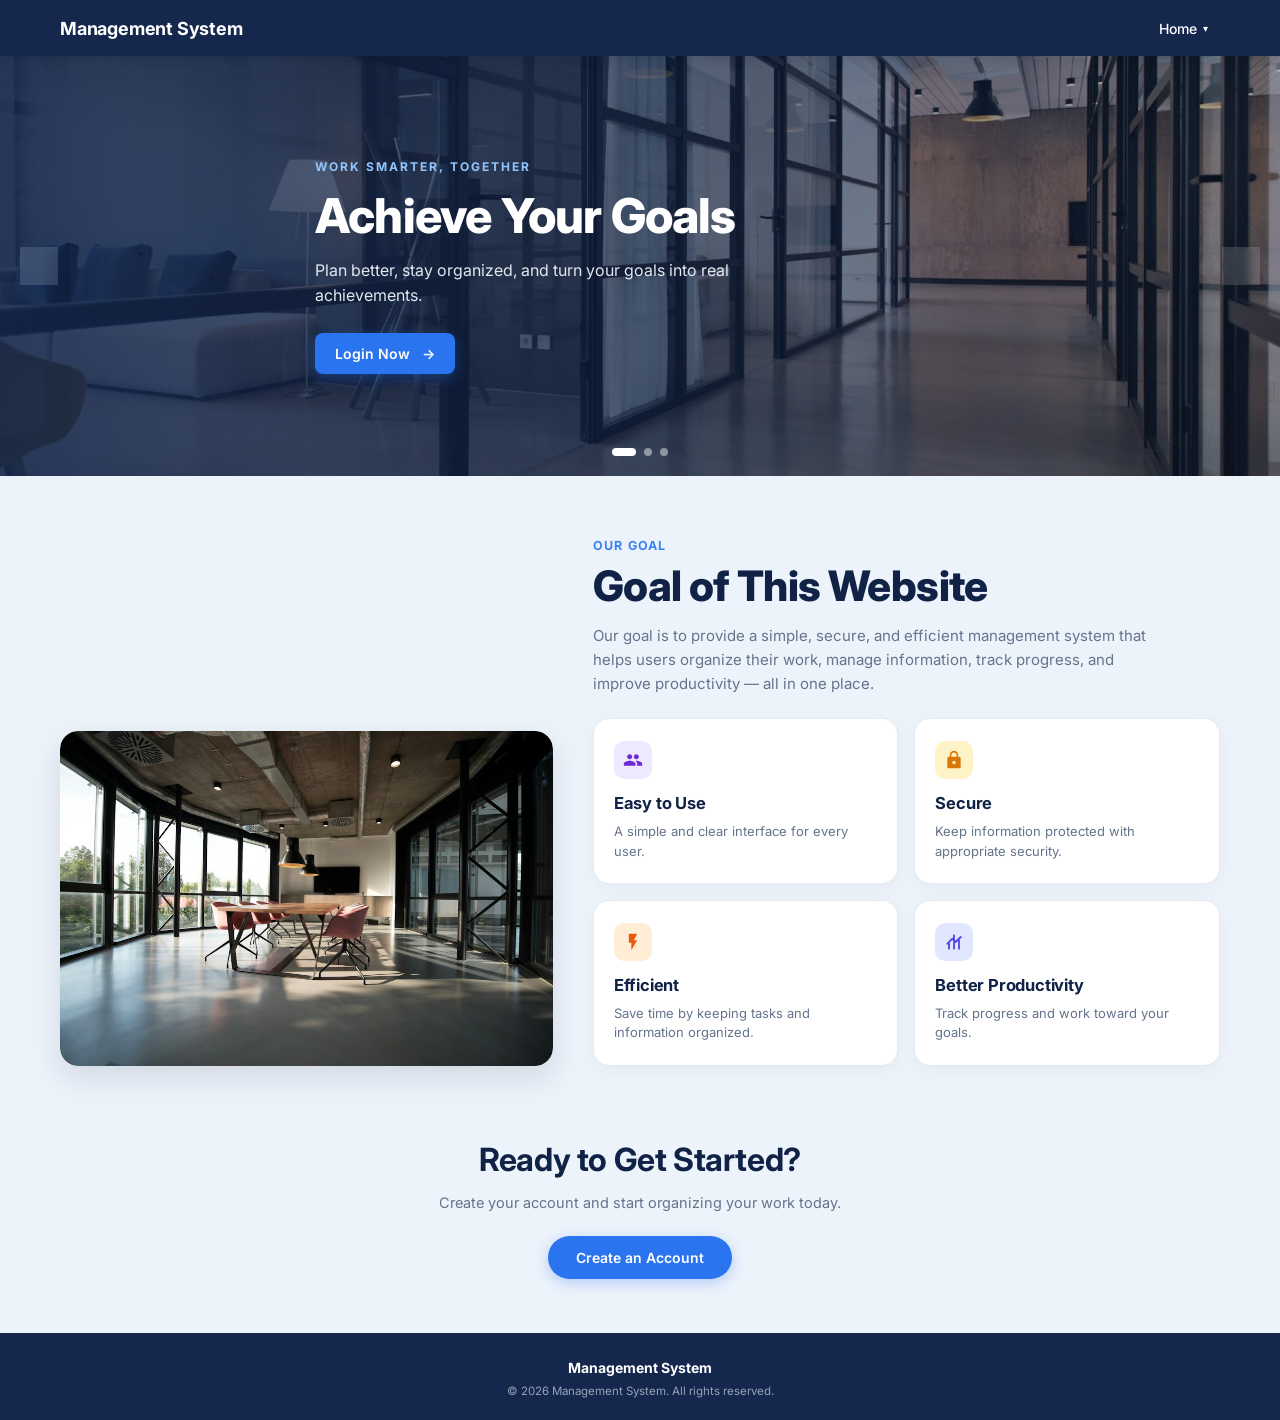
<file: index.html>
<!DOCTYPE html>
<html lang="en">
<head>
  <meta charset="UTF-8">
  <meta name="viewport" content="width=device-width, initial-scale=1.0">
  <title>Management System | Home</title>
  <link rel="preconnect" href="https://fonts.googleapis.com">
  <link rel="preconnect" href="https://fonts.gstatic.com" crossorigin>
  <link href="https://fonts.googleapis.com/css2?family=Inter:wght@400;500;600;700;800&display=swap" rel="stylesheet">
  <link rel="stylesheet" href="css/style.css">
  <script src="js/script.js" defer></script>
</head>
<body>
  <!-- Header / Navigation -->
  <header class="site-header">
    <div class="navbar container">
      <a class="brand" href="index.html">Management System</a>
      <div class="nav-right">
        <div class="nav-dropdown" id="navDropdown">
          <button class="nav-dropdown-btn" id="navDropdownBtn" type="button" aria-haspopup="true" aria-expanded="false">
            Home <span class="arrow">▾</span>
          </button>
          <div class="dropdown-menu" id="dropdownMenu">
            <a class="dropdown-item" href="login.html">Login</a>
            <a class="dropdown-item" href="login.html#signup">Sign Up</a>
            <a class="dropdown-item" href="#goal">Help</a>
          </div>
        </div>
      </div>
    </div>
  </header>

  <main>
    <!-- Hero Slider -->
    <section class="hero" id="hero" aria-label="Featured slides">
      <div class="hero-slides">
        <article class="hero-slide active" style="background-image: url('images/hero1.jpg');">
          <div class="hero-overlay"></div>
          <div class="hero-content container">
            <p class="hero-eyebrow">WORK SMARTER, TOGETHER</p>
            <h1>Achieve Your Goals</h1>
            <p>Plan better, stay organized, and turn your goals into real achievements.</p>
            <a class="hero-btn" href="login.html">Login Now <span>→</span></a>
          </div>
        </article>
        <article class="hero-slide" style="background-image: url('images/hero2.jpg');">
          <div class="hero-overlay"></div>
          <div class="hero-content container">
            <p class="hero-eyebrow">ONE TEAM, ONE VISION</p>
            <h1>Better Team Collaboration</h1>
            <p>Bring people and projects together with a simple, shared workspace.</p>
            <a class="hero-btn" href="login.html">Join Us <span>→</span></a>
          </div>
        </article>
        <article class="hero-slide" style="background-image: url('images/hero3.jpg');">
          <div class="hero-overlay"></div>
          <div class="hero-content container">
            <p class="hero-eyebrow">LESS COMPLEXITY, MORE PROGRESS</p>
            <h1>Management Made Simple</h1>
            <p>Keep your work clear, track progress, and focus on what matters most.</p>
            <a class="hero-btn" href="courses.html">Get Started <span>→</span></a>
          </div>
        </article>
      </div>
      <button class="hero-arrow hero-prev" id="heroPrev" aria-label="Previous slide">‹</button>
      <button class="hero-arrow hero-next" id="heroNext" aria-label="Next slide">›</button>
      <div class="hero-dots" id="heroDots" aria-label="Choose slide">
        <button class="hero-dot active" aria-label="Slide 1"></button>
        <button class="hero-dot" aria-label="Slide 2"></button>
        <button class="hero-dot" aria-label="Slide 3"></button>
      </div>
    </section>

    <!-- Goal Section (Target of Screenshot) -->
    <section class="goal-section" id="goal">
      <div class="container goal-container">
        <!-- Left Side: Office photo -->
        <div class="goal-left">
          <div class="goal-photo-card">
            <img src="images/office.jpg" alt="Goal of This Website - Office Workspace" class="goal-image" onerror="this.src='https://images.unsplash.com/photo-1497366811353-6870744d04b2?auto=format&fit=crop&w=1000&q=85'">
          </div>
        </div>

        <!-- Right Side: Goal Information and 2x2 Feature Cards -->
        <div class="goal-right">
          <div class="goal-header">
            <span class="goal-badge">OUR GOAL</span>
            <h2 class="goal-title">Goal of This Website</h2>
            <p class="goal-description">
              Our goal is to provide a simple, secure, and efficient management system that helps users organize their work, manage information, track progress, and improve productivity — all in one place.
            </p>
          </div>

          <div class="feature-grid">
            <!-- Card 1: Easy to Use -->
            <article class="feature-card">
              <div class="feature-icon-wrapper icon-purple">
                <svg width="20" height="20" viewBox="0 0 24 24" fill="currentColor">
                  <path d="M16 11c1.66 0 2.99-1.34 2.99-3S17.66 5 16 5c-1.66 0-3 1.34-3 3s1.34 3 3 3zm-8 0c1.66 0 2.99-1.34 2.99-3S9.66 5 8 5C6.34 5 5 6.34 5 8s1.34 3 3 3zm0 2c-2.33 0-7 1.17-7 3.5V19h14v-2.5c0-2.33-4.67-3.5-7-3.5zm8 0c-.29 0-.62.02-.97.05 1.16.84 1.97 1.97 1.97 3.45V19h6v-2.5c0-2.33-4.67-3.5-7-3.5z"/>
                </svg>
              </div>
              <h3 class="feature-card-title">Easy to Use</h3>
              <p class="feature-card-desc">A simple and clear interface for every user.</p>
            </article>

            <!-- Card 2: Secure -->
            <article class="feature-card">
              <div class="feature-icon-wrapper icon-amber">
                <svg width="20" height="20" viewBox="0 0 24 24" fill="currentColor">
                  <path d="M18 8h-1V6c0-2.76-2.24-5-5-5S7 3.24 7 6v2H6c-1.1 0-2 .9-2 2v10c0 1.1.9 2 2 2h12c1.1 0 2-.9 2-2V10c0-1.1-.9-2-2-2zm-6 9c-1.1 0-2-.9-2-2s.9-2 2-2 2 .9 2 2-.9 2-2 2zm3.1-9H8.9V6c0-1.71 1.39-3.1 3.1-3.1 1.71 0 3.1 1.39 3.1 3.1v2z"/>
                </svg>
              </div>
              <h3 class="feature-card-title">Secure</h3>
              <p class="feature-card-desc">Keep information protected with appropriate security.</p>
            </article>

            <!-- Card 3: Efficient -->
            <article class="feature-card">
              <div class="feature-icon-wrapper icon-orange">
                <svg width="20" height="20" viewBox="0 0 24 24" fill="currentColor">
                  <path d="M7 2v11h3v9l7-12h-4l4-8z"/>
                </svg>
              </div>
              <h3 class="feature-card-title">Efficient</h3>
              <p class="feature-card-desc">Save time by keeping tasks and information organized.</p>
            </article>

            <!-- Card 4: Better Productivity -->
            <article class="feature-card">
              <div class="feature-icon-wrapper icon-indigo">
                <svg width="20" height="20" viewBox="0 0 24 24" fill="none" stroke="currentColor" stroke-width="2.2" stroke-linecap="round" stroke-linejoin="round">
                  <line x1="18" y1="20" x2="18" y2="10"></line>
                  <line x1="12" y1="20" x2="12" y2="4"></line>
                  <line x1="6" y1="20" x2="6" y2="14"></line>
                  <path d="m4 14 6-6 4 4 6-6"></path>
                </svg>
              </div>
              <h3 class="feature-card-title">Better Productivity</h3>
              <p class="feature-card-desc">Track progress and work toward your goals.</p>
            </article>
          </div>
        </div>
      </div>
    </section>

    <!-- Call To Action (CTA) Section -->
    <section class="cta-section">
      <div class="container cta-container">
        <h2 class="cta-title">Ready to Get Started?</h2>
        <p class="cta-subtitle">Create your account and start organizing your work today.</p>
        <a class="cta-btn" href="login.html">Create an Account</a>
      </div>
    </section>
  </main>

  <!-- Site Footer -->
  <footer class="site-footer">
    <div class="container footer-content">
      <div class="footer-brand">Management System</div>
      <p>© 2026 Management System. All rights reserved.</p>
    </div>
  </footer>
</body>
</html>
</file>
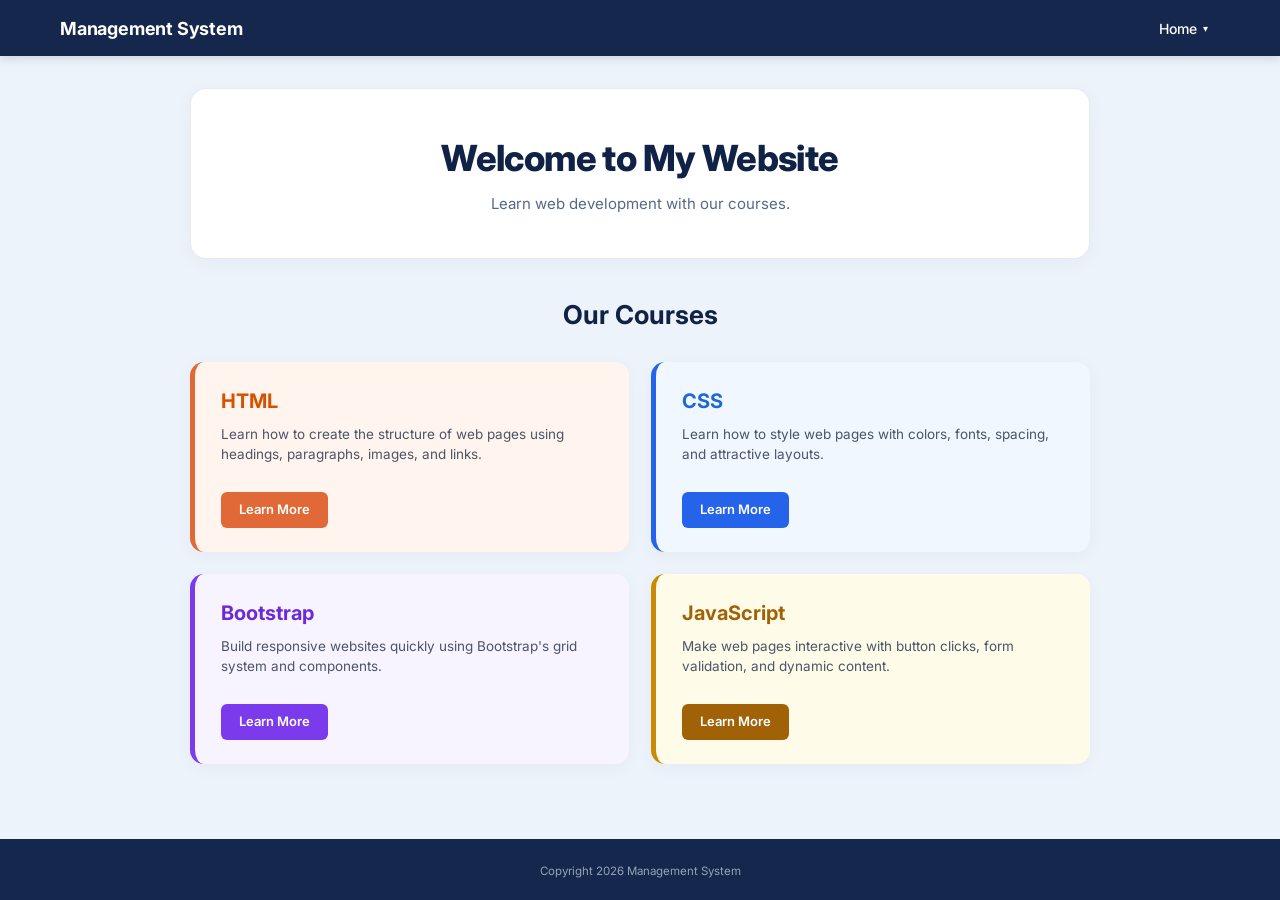
<file: courses.html>
<!DOCTYPE html>
<html lang="en">
<head>
  <meta charset="UTF-8">
  <meta name="viewport" content="width=device-width, initial-scale=1.0">
  <title>Our Courses | Management System</title>
  <link rel="preconnect" href="https://fonts.googleapis.com">
  <link rel="preconnect" href="https://fonts.gstatic.com" crossorigin>
  <link href="https://fonts.googleapis.com/css2?family=Inter:wght@400;500;600;700;800&display=swap" rel="stylesheet">
  <link rel="stylesheet" href="css/style.css">
  <script src="js/script.js" defer></script>
</head>
<body class="courses-page">
  <!-- Header / Navigation -->
  <header class="site-header">
    <div class="navbar container">
      <a class="brand" href="index.html">Management System</a>
      <div class="nav-right">
        <div class="nav-dropdown" id="navDropdown">
          <button class="nav-dropdown-btn" id="navDropdownBtn" type="button" aria-haspopup="true" aria-expanded="false">
            Home <span class="arrow">▾</span>
          </button>
          <div class="dropdown-menu" id="dropdownMenu">
            <a class="dropdown-item" href="login.html">Login</a>
            <a class="dropdown-item" href="login.html#signup">Sign Up</a>
            <a class="dropdown-item" href="index.html#goal">Help</a>
          </div>
        </div>
      </div>
    </div>
  </header>

  <main class="courses-main">
    <div class="container">
      <!-- Welcome Banner Card -->
      <section class="courses-banner-card">
        <h1>Welcome to My Website</h1>
        <p>Learn web development with our courses.</p>
      </section>

      <!-- Our Courses Section -->
      <section>
        <h2 class="our-courses-title">Our Courses</h2>

        <div class="courses-2x2-grid">
          <!-- Course 1: HTML -->
          <article class="course-card-custom course-card-html">
            <div>
              <h3>HTML</h3>
              <p>Learn how to create the structure of web pages using headings, paragraphs, images, and links.</p>
            </div>
            <button class="btn-learn-more" data-course="HTML" type="button">Learn More</button>
          </article>

          <!-- Course 2: CSS -->
          <article class="course-card-custom course-card-css">
            <div>
              <h3>CSS</h3>
              <p>Learn how to style web pages with colors, fonts, spacing, and attractive layouts.</p>
            </div>
            <button class="btn-learn-more" data-course="CSS" type="button">Learn More</button>
          </article>

          <!-- Course 3: Bootstrap -->
          <article class="course-card-custom course-card-bootstrap">
            <div>
              <h3>Bootstrap</h3>
              <p>Build responsive websites quickly using Bootstrap's grid system and components.</p>
            </div>
            <button class="btn-learn-more" data-course="Bootstrap" type="button">Learn More</button>
          </article>

          <!-- Course 4: JavaScript -->
          <article class="course-card-custom course-card-js">
            <div>
              <h3>JavaScript</h3>
              <p>Make web pages interactive with button clicks, form validation, and dynamic content.</p>
            </div>
            <button class="btn-learn-more" data-course="JavaScript" type="button">Learn More</button>
          </article>
        </div>
      </section>
    </div>
  </main>

  <!-- Site Footer -->
  <footer class="site-footer">
    <div class="container">
      <p>Copyright 2026 Management System</p>
    </div>
  </footer>

  <!-- Course Details Modal -->
  <div class="modal-backdrop" id="course-modal" aria-hidden="true">
    <section class="course-modal" role="dialog" aria-modal="true" aria-labelledby="modal-title">
      <button class="modal-close" id="modal-x" type="button" aria-label="Close dialog">×</button>
      <div class="modal-icon" id="modal-icon">&lt;/&gt;</div>
      <p class="eyebrow">COURSE DETAILS</p>
      <h2 id="modal-title">Course Details</h2>
      <p id="modal-description"></p>
      <button class="modal-close-button" id="modal-close" type="button">Close</button>
    </section>
  </div>
</body>
</html>
</file>
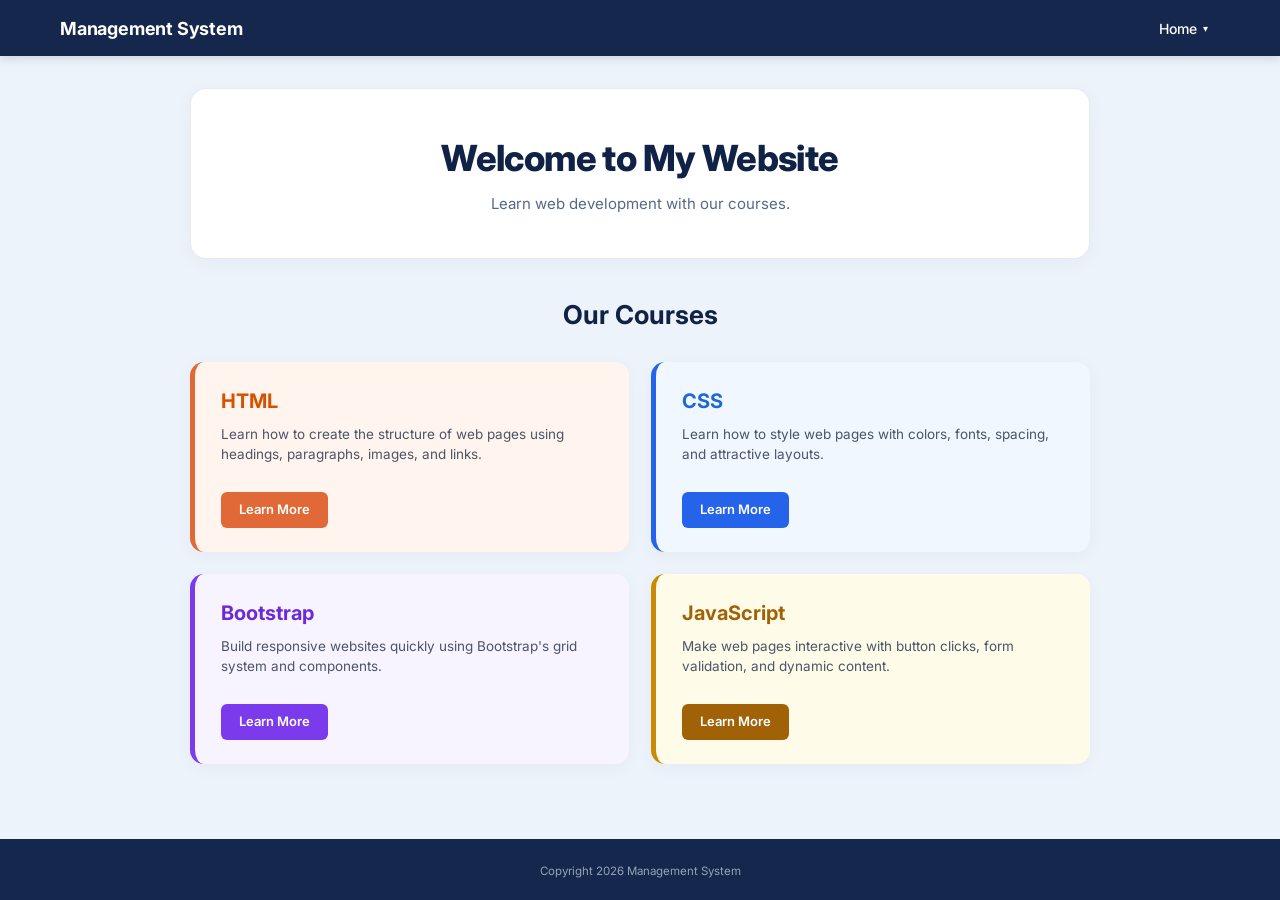
<file: home.html>
<!DOCTYPE html>
<html lang="en">
<head>
  <meta charset="UTF-8">
  <meta name="viewport" content="width=device-width, initial-scale=1.0">
  <title>Management System | Home Courses</title>
  <link rel="preconnect" href="https://fonts.googleapis.com">
  <link rel="preconnect" href="https://fonts.gstatic.com" crossorigin>
  <link href="https://fonts.googleapis.com/css2?family=Inter:wght@400;500;600;700;800&display=swap" rel="stylesheet">
  <link rel="stylesheet" href="css/style.css">
  <script src="js/script.js" defer></script>
</head>
<body class="courses-page">
  <!-- Header / Navigation -->
  <header class="site-header">
    <div class="navbar container">
      <a class="brand" href="index.html">Management System</a>
      <div class="nav-right">
        <div class="nav-dropdown" id="navDropdown">
          <button class="nav-dropdown-btn" id="navDropdownBtn" type="button" aria-haspopup="true" aria-expanded="false">
            Home <span class="arrow">▾</span>
          </button>
          <div class="dropdown-menu" id="dropdownMenu">
            <a class="dropdown-item" href="login.html">Login</a>
            <a class="dropdown-item" href="login.html#signup">Sign Up</a>
            <a class="dropdown-item" href="index.html#goal">Help</a>
          </div>
        </div>
      </div>
    </div>
  </header>

  <main class="courses-main">
    <div class="container">
      <!-- Welcome Banner Card -->
      <section class="courses-banner-card">
        <h1>Welcome to My Website</h1>
        <p>Learn web development with our courses.</p>
      </section>

      <!-- Our Courses Section -->
      <section>
        <h2 class="our-courses-title">Our Courses</h2>

        <div class="courses-2x2-grid">
          <!-- Course 1: HTML -->
          <article class="course-card-custom course-card-html">
            <div>
              <h3>HTML</h3>
              <p>Learn how to create the structure of web pages using headings, paragraphs, images, and links.</p>
            </div>
            <button class="btn-learn-more" data-course="HTML" type="button">Learn More</button>
          </article>

          <!-- Course 2: CSS -->
          <article class="course-card-custom course-card-css">
            <div>
              <h3>CSS</h3>
              <p>Learn how to style web pages with colors, fonts, spacing, and attractive layouts.</p>
            </div>
            <button class="btn-learn-more" data-course="CSS" type="button">Learn More</button>
          </article>

          <!-- Course 3: Bootstrap -->
          <article class="course-card-custom course-card-bootstrap">
            <div>
              <h3>Bootstrap</h3>
              <p>Build responsive websites quickly using Bootstrap's grid system and components.</p>
            </div>
            <button class="btn-learn-more" data-course="Bootstrap" type="button">Learn More</button>
          </article>

          <!-- Course 4: JavaScript -->
          <article class="course-card-custom course-card-js">
            <div>
              <h3>JavaScript</h3>
              <p>Make web pages interactive with button clicks, form validation, and dynamic content.</p>
            </div>
            <button class="btn-learn-more" data-course="JavaScript" type="button">Learn More</button>
          </article>
        </div>
      </section>
    </div>
  </main>

  <!-- Site Footer -->
  <footer class="site-footer">
    <div class="container">
      <p>Copyright 2026 Management System</p>
    </div>
  </footer>

  <!-- Course Details Modal -->
  <div class="modal-backdrop" id="course-modal" aria-hidden="true">
    <section class="course-modal" role="dialog" aria-modal="true" aria-labelledby="modal-title">
      <button class="modal-close" id="modal-x" type="button" aria-label="Close dialog">×</button>
      <div class="modal-icon" id="modal-icon">&lt;/&gt;</div>
      <p class="eyebrow">COURSE DETAILS</p>
      <h2 id="modal-title">Course Details</h2>
      <p id="modal-description"></p>
      <button class="modal-close-button" id="modal-close" type="button">Close</button>
    </section>
  </div>
</body>
</html>
</file>
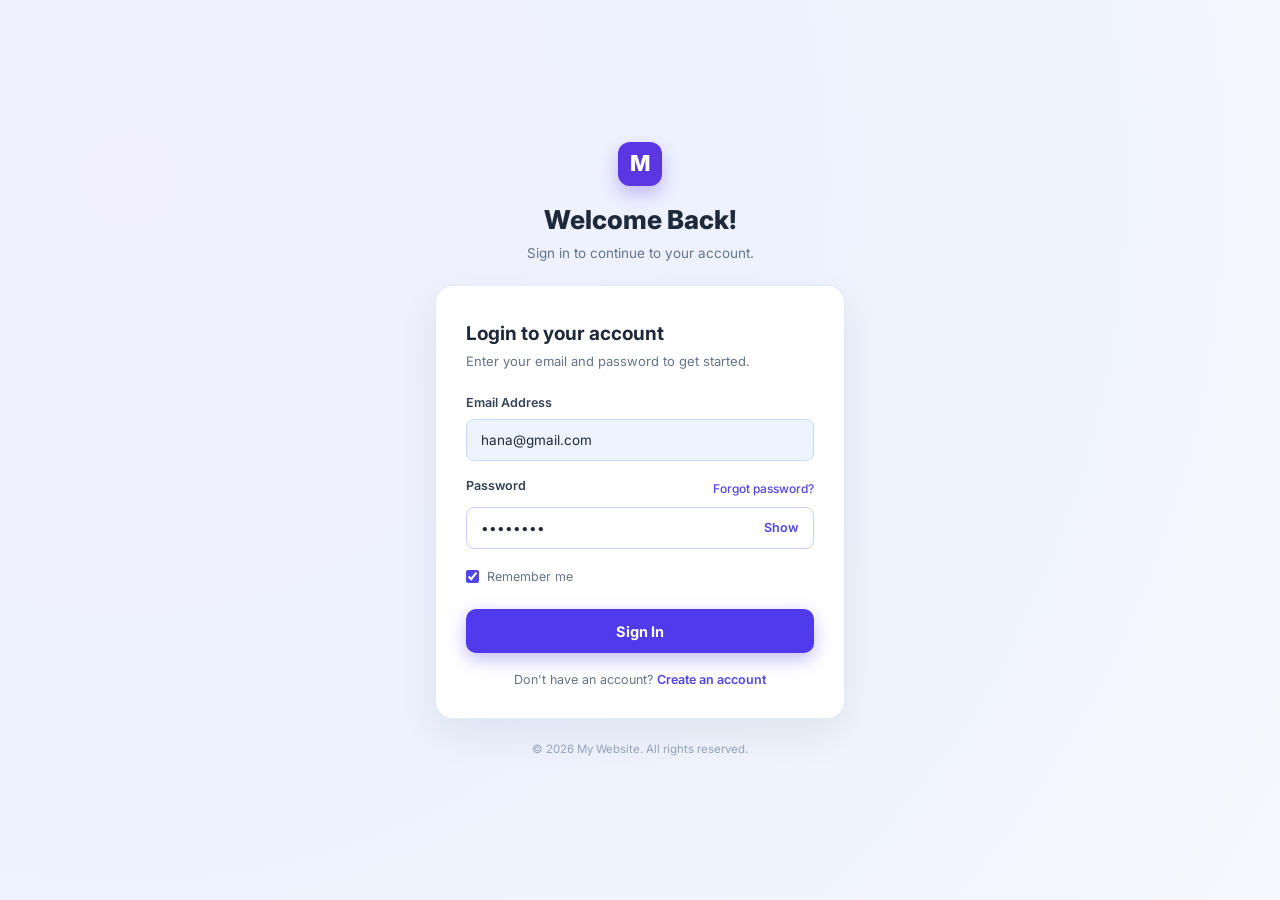
<file: login.html>
<!DOCTYPE html>
<html lang="en">
<head>
  <meta charset="UTF-8">
  <meta name="viewport" content="width=device-width, initial-scale=1.0">
  <title>Login | Management System</title>
  <link rel="preconnect" href="https://fonts.googleapis.com">
  <link rel="preconnect" href="https://fonts.gstatic.com" crossorigin>
  <link href="https://fonts.googleapis.com/css2?family=Inter:wght@400;500;600;700;800&display=swap" rel="stylesheet">
  <link rel="stylesheet" href="css/style.css">
</head>
<body class="login-page-body">
  <div class="login-container">
    <!-- Brand Icon -->
    <div class="login-brand-m">M</div>
    <h1 class="login-heading">Welcome Back!</h1>
    <p class="login-subheading">Sign in to continue to your account.</p>

    <!-- Login Card -->
    <div class="login-form-card">
      <h2 class="login-card-title">Login to your account</h2>
      <p class="login-card-subtitle">Enter your email and password to get started.</p>

      <form id="login-form">
        <div class="form-field">
          <label class="form-label" for="email">Email Address</label>
          <input class="form-input-email" type="email" id="email" name="email" value="hana@gmail.com" required>
        </div>

        <div class="form-field">
          <div class="label-between">
            <label class="form-label" for="password">Password</label>
            <a class="link-forgot" href="#" id="forgot-link">Forgot password?</a>
          </div>
          <div class="password-input-group">
            <input class="form-input-password" type="password" id="password" name="password" value="12345678" required>
            <button class="btn-toggle-pw" type="button" id="toggle-password">Show</button>
          </div>
        </div>

        <div class="checkbox-group">
          <label class="checkbox-label" for="remember">
            <input type="checkbox" id="remember" name="remember" checked>
            <span>Remember me</span>
          </label>
        </div>

        <button class="btn-sign-in" type="submit" id="btn-submit">Sign In</button>

        <p class="card-bottom-prompt">
          Don't have an account? <a href="#" id="create-account">Create an account</a>
        </p>
      </form>
    </div>

    <!-- Footer -->
    <div class="login-bottom-copyright">
      © 2026 My Website. All rights reserved.
    </div>
  </div>

  <script>
    // Password toggle
    const passwordInput = document.getElementById("password");
    const toggleBtn = document.getElementById("toggle-password");
    if (toggleBtn && passwordInput) {
      toggleBtn.addEventListener("click", () => {
        const isPassword = passwordInput.type === "password";
        passwordInput.type = isPassword ? "text" : "password";
        toggleBtn.textContent = isPassword ? "Hide" : "Show";
      });
    }

    // Login Form Submit: Alert "Login successful!" and redirect to home.html on clicking OK
    const loginForm = document.getElementById("login-form");
    if (loginForm) {
      loginForm.addEventListener("submit", (e) => {
        e.preventDefault();
        alert("Login successful!");
        window.location.href = "home.html";
      });
    }

    // Secondary links demo feedback
    document.getElementById("forgot-link")?.addEventListener("click", (e) => {
      e.preventDefault();
      alert("Password reset link sent to your email!");
    });
    document.getElementById("create-account")?.addEventListener("click", (e) => {
      e.preventDefault();
      alert("Registration page demo!");
    });
  </script>
</body>
</html>
</file>
<file: css/style.css>
/* ==========================================================================
   Management System - Shared Stylesheet
   Designed to match the reference project exactly
   ========================================================================== */

:root {
  --navy-header: #15274d;
  --navy-dark: #102246;
  --navy-text: #15274d;
  --bg-page: #edf3fb;
  --text-muted: #64748b;
  --primary-blue: #2b74f0;
  --hover-blue: #0d6efd;
  --card-bg: #ffffff;
  --card-border: rgba(226, 232, 240, 0.85);
  --shadow-sm: 0 4px 18px rgba(15, 23, 42, 0.04);
  --shadow-md: 0 10px 28px rgba(15, 23, 42, 0.08);
  --shadow-lg: 0 16px 36px rgba(15, 23, 42, 0.12);
  --font-family: 'Inter', -apple-system, BlinkMacSystemFont, "Segoe UI", Roboto, sans-serif;
}

* {
  box-sizing: border-box;
  margin: 0;
  padding: 0;
}

html {
  scroll-behavior: smooth;
}

body {
  font-family: var(--font-family);
  background-color: var(--bg-page);
  color: var(--navy-text);
  line-height: 1.5;
  -webkit-font-smoothing: antialiased;
}

a {
  color: inherit;
  text-decoration: none;
}

button, input {
  font: inherit;
}

.container {
  width: min(1160px, calc(100% - 48px));
  margin-inline: auto;
}

/* ==========================================================================
   Navigation Bar (Sticky dark navy header)
   ========================================================================== */

.site-header {
  height: 56px;
  background-color: var(--navy-header);
  position: sticky;
  top: 0;
  z-index: 1000;
  box-shadow: 0 2px 10px rgba(10, 20, 40, 0.15);
}

.navbar {
  height: 100%;
  display: flex;
  align-items: center;
  justify-content: space-between;
}

.brand {
  font-size: 18px;
  font-weight: 700;
  color: #ffffff;
  letter-spacing: -0.2px;
  display: flex;
  align-items: center;
}

.brand:hover {
  opacity: 0.95;
}

.nav-right {
  display: flex;
  align-items: center;
  position: relative;
}

.nav-dropdown {
  position: relative;
}

.nav-dropdown-btn {
  background: transparent;
  border: none;
  color: #ffffff;
  font-size: 14px;
  font-weight: 500;
  padding: 8px 12px;
  border-radius: 6px;
  cursor: pointer;
  display: inline-flex;
  align-items: center;
  gap: 6px;
  transition: background 0.2s, color 0.2s;
}

.nav-dropdown-btn:hover,
.nav-dropdown:hover .nav-dropdown-btn,
.nav-dropdown.open .nav-dropdown-btn {
  background: rgba(255, 255, 255, 0.12);
}

.nav-dropdown-btn .arrow {
  font-size: 10px;
  transition: transform 0.2s ease;
}

/* Dropdown Menu - matches screenshot exactly */
.dropdown-menu {
  position: absolute;
  top: 100%;
  right: 0;
  min-width: 125px;
  background: #ffffff;
  border-radius: 6px;
  box-shadow: 0 6px 18px rgba(0, 0, 0, 0.15);
  border: 1px solid rgba(0, 0, 0, 0.08);
  padding: 5px 0;
  display: none;
  z-index: 1050;
  animation: dropdownFadeIn 0.15s ease;
}

/* Open on hover OR when clicked */
.nav-dropdown:hover .dropdown-menu,
.nav-dropdown.open .dropdown-menu {
  display: block;
}

@keyframes dropdownFadeIn {
  from {
    opacity: 0;
    transform: translateY(-4px);
  }
  to {
    opacity: 1;
    transform: translateY(0);
  }
}

.dropdown-item {
  display: block;
  padding: 7px 16px;
  font-size: 13.5px;
  color: #212529;
  font-weight: 500;
  text-decoration: none;
  transition: background 0.15s, color 0.15s;
}

.dropdown-item:hover {
  background: var(--hover-blue);
  color: #ffffff;
}

/* ==========================================================================
   Hero Carousel Section
   ========================================================================== */

.hero {
  height: 420px;
  position: relative;
  overflow: hidden;
  background-color: var(--navy-header);
}

.hero-slides {
  position: absolute;
  inset: 0;
}

.hero-slide {
  position: absolute;
  inset: 0;
  background-size: cover;
  background-position: center;
  opacity: 0;
  visibility: hidden;
  transition: opacity 0.65s ease, visibility 0.65s ease;
  display: flex;
  align-items: center;
}

.hero-slide.active {
  opacity: 1;
  visibility: visible;
}

.hero-overlay {
  position: absolute;
  inset: 0;
  background: linear-gradient(90deg, rgba(16, 34, 70, 0.88) 0%, rgba(16, 34, 70, 0.65) 50%, rgba(16, 34, 70, 0.3) 100%);
}

.hero-content {
  position: relative;
  z-index: 2;
  color: #ffffff;
  max-width: 650px;
}

.hero-eyebrow {
  font-size: 12px;
  letter-spacing: 2px;
  font-weight: 700;
  color: #93c5fd;
  margin-bottom: 12px;
  text-transform: uppercase;
}

.hero h1 {
  font-size: clamp(34px, 4.5vw, 48px);
  font-weight: 800;
  line-height: 1.15;
  letter-spacing: -0.8px;
  margin-bottom: 14px;
  color: #ffffff;
}

.hero-content > p:not(.hero-eyebrow) {
  font-size: 16px;
  line-height: 1.6;
  color: #e2e8f0;
  margin-bottom: 24px;
  max-width: 520px;
}

.hero-btn {
  display: inline-flex;
  align-items: center;
  gap: 12px;
  background: var(--primary-blue);
  color: #ffffff;
  font-size: 14px;
  font-weight: 600;
  padding: 10px 20px;
  border-radius: 8px;
  box-shadow: 0 4px 14px rgba(43, 116, 240, 0.35);
  transition: transform 0.2s, background 0.2s;
}

.hero-btn:hover {
  background: #1d4ed8;
  transform: translateY(-2px);
}

.hero-arrow {
  position: absolute;
  z-index: 3;
  top: 50%;
  transform: translateY(-50%);
  width: 38px;
  height: 38px;
  border-radius: 50%;
  border: 1px solid rgba(255, 255, 255, 0.4);
  background: rgba(255, 255, 255, 0.15);
  color: #ffffff;
  font-size: 24px;
  line-height: 1;
  display: flex;
  align-items: center;
  justify-content: center;
  cursor: pointer;
  backdrop-filter: blur(4px);
  transition: background 0.2s, transform 0.2s;
}

.hero-arrow:hover {
  background: rgba(255, 255, 255, 0.3);
  transform: translateY(-50%) scale(1.05);
}

.hero-prev {
  left: 20px;
}

.hero-next {
  right: 20px;
}

.hero-dots {
  position: absolute;
  z-index: 3;
  bottom: 20px;
  left: 50%;
  transform: translateX(-50%);
  display: flex;
  gap: 8px;
}

.hero-dot {
  width: 8px;
  height: 8px;
  border-radius: 10px;
  border: none;
  background: rgba(255, 255, 255, 0.45);
  cursor: pointer;
  transition: width 0.2s, background 0.2s;
  padding: 0;
}

.hero-dot.active {
  width: 24px;
  background: #ffffff;
}

/* ==========================================================================
   Goal Section (EXACT MATCH to user's screenshot)
   ========================================================================== */

.goal-section {
  padding: 56px 0 32px 0;
  background-color: var(--bg-page);
}

.goal-container {
  display: grid;
  grid-template-columns: 0.88fr 1.12fr;
  gap: 40px;
  align-items: end;
}

/* Left: Photo */
.goal-left {
  display: flex;
  align-items: flex-end;
  justify-content: center;
}

.goal-photo-card {
  width: 100%;
  border-radius: 18px;
  overflow: hidden;
  box-shadow: 0 12px 30px rgba(15, 23, 42, 0.12);
  line-height: 0;
  background: #ffffff;
}

.goal-image {
  width: 100%;
  height: 335px;
  object-fit: cover;
  display: block;
  border-radius: 18px;
}

/* Right: Goal Title and Cards */
.goal-right {
  min-width: 0;
}

.goal-header {
  margin-bottom: 20px;
}

.goal-badge {
  display: inline-block;
  font-size: 12.5px;
  font-weight: 700;
  letter-spacing: 1.2px;
  color: #3b82f6;
  text-transform: uppercase;
  margin-bottom: 6px;
}

.goal-title {
  font-size: clamp(32px, 3.8vw, 42px);
  font-weight: 800;
  color: var(--navy-dark);
  letter-spacing: -0.6px;
  line-height: 1.16;
  margin-bottom: 14px;
}

.goal-description {
  font-size: 15px;
  line-height: 1.6;
  color: #64748b;
  max-width: 580px;
  margin-bottom: 0;
}

/* 2x2 Feature Grid */
.feature-grid {
  display: grid;
  grid-template-columns: 1fr 1fr;
  gap: 16px;
  margin-top: 22px;
}

.feature-card {
  background: #ffffff;
  border-radius: 16px;
  padding: 22px 20px;
  border: 1px solid var(--card-border);
  box-shadow: 0 4px 18px rgba(15, 23, 42, 0.04);
  transition: transform 0.2s ease, box-shadow 0.2s ease;
}

.feature-card:hover {
  transform: translateY(-2px);
  box-shadow: 0 8px 24px rgba(15, 23, 42, 0.08);
}

.feature-icon-wrapper {
  width: 38px;
  height: 38px;
  border-radius: 10px;
  display: flex;
  align-items: center;
  justify-content: center;
  margin-bottom: 12px;
}

/* Icon Container Color Variants */
.icon-purple {
  background-color: #ede9fe;
  color: #6d28d9;
}

.icon-amber {
  background-color: #fef3c7;
  color: #d97706;
}

.icon-orange {
  background-color: #ffedd5;
  color: #ea580c;
}

.icon-indigo {
  background-color: #e0e7ff;
  color: #4f46e5;
}

.feature-card-title {
  font-size: 16.5px;
  font-weight: 700;
  color: var(--navy-dark);
  margin-bottom: 6px;
  letter-spacing: -0.2px;
}

.feature-card-desc {
  font-size: 13px;
  line-height: 1.5;
  color: #64748b;
  margin: 0;
}

/* ==========================================================================
   Call To Action (CTA) Section
   ========================================================================== */

.cta-section {
  padding: 38px 0 54px 0;
  background-color: var(--bg-page);
  text-align: center;
}

.cta-container {
  display: flex;
  flex-direction: column;
  align-items: center;
  justify-content: center;
}

.cta-title {
  font-size: clamp(26px, 3vw, 32px);
  font-weight: 700;
  color: var(--navy-dark);
  letter-spacing: -0.4px;
  margin-bottom: 8px;
}

.cta-subtitle {
  font-size: 14.5px;
  color: #64748b;
  margin-bottom: 22px;
  max-width: 500px;
}

.cta-btn {
  display: inline-block;
  background: var(--primary-blue);
  color: #ffffff;
  font-size: 14px;
  font-weight: 600;
  padding: 11px 28px;
  border-radius: 25px;
  box-shadow: 0 4px 14px rgba(43, 116, 240, 0.3);
  transition: background 0.2s, transform 0.2s, box-shadow 0.2s;
}

.cta-btn:hover {
  background: #1e63d8;
  transform: translateY(-2px);
  box-shadow: 0 6px 18px rgba(43, 116, 240, 0.4);
}

/* ==========================================================================
   Footer (matches screenshot: brand name + copyright)
   ========================================================================== */

.site-footer {
  background-color: var(--navy-header);
  color: #cbd5e1;
  padding: 24px 0 20px 0;
  text-align: center;
}

.footer-brand {
  font-size: 14px;
  font-weight: 700;
  color: #ffffff;
  margin-bottom: 5px;
}

.site-footer p {
  color: #94a3b8;
  font-size: 11.5px;
  margin: 0;
}

/* ==========================================================================
   home.html & courses.html (MATCHES IMAGE 3 EXACTLY)
   ========================================================================== */

.courses-page {
  background-color: var(--bg-page);
  min-height: 100vh;
  display: flex;
  flex-direction: column;
}

.courses-main {
  flex: 1;
  padding: 32px 0 60px 0;
}

/* Top Banner Card */
.courses-banner-card {
  background: #ffffff;
  border-radius: 16px;
  padding: 42px 24px;
  text-align: center;
  max-width: 900px;
  margin: 0 auto 36px auto;
  box-shadow: 0 4px 20px rgba(15, 23, 42, 0.04);
  border: 1px solid rgba(226, 232, 240, 0.85);
}

.courses-banner-card h1 {
  font-size: clamp(30px, 3.6vw, 36px);
  font-weight: 800;
  color: var(--navy-dark);
  letter-spacing: -0.6px;
  margin-bottom: 8px;
}

.courses-banner-card p {
  font-size: 15px;
  color: #556987;
  margin: 0;
}

/* Our Courses Heading */
.our-courses-title {
  text-align: center;
  font-size: 26px;
  font-weight: 700;
  color: var(--navy-dark);
  margin-bottom: 28px;
}

/* 2x2 Course Grid */
.courses-2x2-grid {
  display: grid;
  grid-template-columns: repeat(2, 1fr);
  gap: 22px;
  max-width: 900px;
  margin: 0 auto;
}

.course-card-custom {
  border-radius: 14px;
  padding: 24px 26px;
  box-shadow: 0 4px 18px rgba(15, 23, 42, 0.04);
  display: flex;
  flex-direction: column;
  justify-content: space-between;
  min-height: 190px;
  transition: transform 0.2s, box-shadow 0.2s;
}

.course-card-custom:hover {
  transform: translateY(-2px);
  box-shadow: 0 8px 24px rgba(15, 23, 42, 0.08);
}

.course-card-custom h3 {
  font-size: 20px;
  font-weight: 700;
  margin-bottom: 8px;
}

.course-card-custom p {
  font-size: 13.5px;
  line-height: 1.55;
  color: #4a5568;
  margin-bottom: 20px;
}

.btn-learn-more {
  border: none;
  border-radius: 6px;
  padding: 8px 18px;
  font-size: 13px;
  font-weight: 600;
  color: #ffffff;
  cursor: pointer;
  align-self: flex-start;
  transition: opacity 0.2s, transform 0.2s;
}

.btn-learn-more:hover {
  opacity: 0.9;
  transform: translateY(-1px);
}

/* Card 1: HTML (Orange) */
.course-card-html {
  background: #fff5ee;
  border-left: 5px solid #e06937;
}

.course-card-html h3 {
  color: #d35400;
}

.course-card-html .btn-learn-more {
  background: #e06937;
}

/* Card 2: CSS (Blue) */
.course-card-css {
  background: #f0f7ff;
  border-left: 5px solid #2563eb;
}

.course-card-css h3 {
  color: #1d68d8;
}

.course-card-css .btn-learn-more {
  background: #2563eb;
}

/* Card 3: Bootstrap (Purple) */
.course-card-bootstrap {
  background: #f8f4ff;
  border-left: 5px solid #7c3aed;
}

.course-card-bootstrap h3 {
  color: #6d28d9;
}

.course-card-bootstrap .btn-learn-more {
  background: #7c3aed;
}

/* Card 4: JavaScript (Amber) */
.course-card-js {
  background: #fefce8;
  border-left: 5px solid #ca8a04;
}

.course-card-js h3 {
  color: #a16207;
}

.course-card-js .btn-learn-more {
  background: #a16207;
}

/* Modal */
.modal-backdrop {
  position: fixed;
  inset: 0;
  background: rgba(15, 23, 42, 0.55);
  display: none;
  align-items: center;
  justify-content: center;
  padding: 20px;
  z-index: 2000;
  backdrop-filter: blur(4px);
}

.modal-backdrop.open {
  display: flex;
}

.course-modal {
  background: #ffffff;
  border-radius: 18px;
  width: min(100%, 450px);
  padding: 34px 30px;
  text-align: center;
  box-shadow: 0 20px 60px rgba(15, 23, 42, 0.25);
  position: relative;
  animation: modalPop 0.2s ease;
}

@keyframes modalPop {
  from { opacity: 0; transform: scale(0.95); }
  to { opacity: 1; transform: scale(1); }
}

.modal-close {
  position: absolute;
  top: 14px;
  right: 16px;
  background: none;
  border: none;
  font-size: 24px;
  color: #94a3b8;
  cursor: pointer;
  line-height: 1;
}

.modal-close:hover {
  color: var(--navy-dark);
}

.modal-icon {
  width: 52px;
  height: 52px;
  border-radius: 14px;
  background: #eff6ff;
  color: var(--primary-blue);
  font-size: 22px;
  font-weight: 800;
  display: grid;
  place-items: center;
  margin: 0 auto 14px auto;
}

.course-modal .eyebrow {
  font-size: 11px;
  font-weight: 700;
  letter-spacing: 1.2px;
  color: #3b82f6;
  text-transform: uppercase;
  margin-bottom: 6px;
}

.course-modal h2 {
  font-size: 24px;
  font-weight: 800;
  color: var(--navy-dark);
  margin-bottom: 12px;
}

.course-modal > p:not(.eyebrow) {
  font-size: 14px;
  color: #64748b;
  line-height: 1.6;
  margin-bottom: 24px;
}

.modal-close-button {
  background: var(--navy-header);
  color: #ffffff;
  border: none;
  border-radius: 8px;
  padding: 10px 24px;
  font-size: 13.5px;
  font-weight: 600;
  cursor: pointer;
  transition: background 0.2s;
}

.modal-close-button:hover {
  background: #1e3568;
}

/* ==========================================================================
   Login Page (MATCHES IMAGE 1 & 2 EXACTLY)
   ========================================================================== */

.login-page-body {
  min-height: 100vh;
  background: radial-gradient(circle at 10% 20%, #f1effe 0%, #edf2fe 50%, #f6f8fd 100%);
  display: flex;
  align-items: center;
  justify-content: center;
  padding: 40px 16px;
  font-family: var(--font-family);
}

.login-container {
  width: 100%;
  max-width: 410px;
  text-align: center;
}

/* Purple M Badge */
.login-brand-m {
  width: 44px;
  height: 44px;
  background: #5b36e3;
  color: #ffffff;
  font-size: 22px;
  font-weight: 800;
  border-radius: 12px;
  display: inline-grid;
  place-items: center;
  margin-bottom: 14px;
  box-shadow: 0 8px 18px rgba(91, 54, 227, 0.3);
}

.login-heading {
  font-size: 26px;
  font-weight: 800;
  color: #1e293b;
  margin-bottom: 4px;
}

.login-subheading {
  font-size: 13.5px;
  color: #64748b;
  margin-bottom: 22px;
}

/* Card */
.login-form-card {
  background: #ffffff;
  border-radius: 18px;
  padding: 34px 30px 28px;
  box-shadow: 0 16px 40px rgba(15, 23, 42, 0.07);
  border: 1px solid rgba(226, 232, 240, 0.85);
  text-align: left;
}

.login-card-title {
  font-size: 19px;
  font-weight: 700;
  color: #1e293b;
  margin-bottom: 4px;
}

.login-card-subtitle {
  font-size: 13px;
  color: #64748b;
  margin-bottom: 22px;
}

.form-field {
  margin-bottom: 16px;
}

.form-label {
  display: block;
  font-size: 12.5px;
  font-weight: 600;
  color: #334155;
  margin-bottom: 6px;
}

.form-input-email {
  width: 100%;
  height: 42px;
  background: #eef4ff;
  border: 1.5px solid #bfdbfe;
  border-radius: 8px;
  padding: 0 14px;
  font-size: 13.5px;
  color: #1e293b;
  transition: border-color 0.2s;
}

.form-input-email:focus {
  outline: none;
  border-color: #3b82f6;
  background: #ffffff;
}

.label-between {
  display: flex;
  justify-content: space-between;
  align-items: center;
  margin-bottom: 6px;
}

.link-forgot {
  font-size: 12px;
  color: #4f46e5;
  font-weight: 500;
}

.password-input-group {
  position: relative;
  width: 100%;
}

.form-input-password {
  width: 100%;
  height: 42px;
  background: #ffffff;
  border: 1.5px solid #c7d2fe;
  border-radius: 8px;
  padding: 0 65px 0 14px;
  font-size: 13.5px;
  color: #1e293b;
}

.form-input-password:focus {
  outline: none;
  border-color: #4f46e5;
}

.btn-toggle-pw {
  position: absolute;
  right: 12px;
  top: 50%;
  transform: translateY(-50%);
  background: none;
  border: none;
  color: #4f46e5;
  font-size: 12.5px;
  font-weight: 600;
  cursor: pointer;
  padding: 4px;
}

.checkbox-group {
  margin: 16px 0 20px 0;
}

.checkbox-label {
  display: inline-flex;
  align-items: center;
  gap: 8px;
  font-size: 12.5px;
  color: #64748b;
  cursor: pointer;
}

.checkbox-label input {
  accent-color: #4f46e5;
}

.btn-sign-in {
  width: 100%;
  height: 44px;
  background: #4f3beb;
  color: #ffffff;
  border: none;
  border-radius: 10px;
  font-size: 14.5px;
  font-weight: 700;
  cursor: pointer;
  box-shadow: 0 6px 18px rgba(79, 59, 235, 0.35);
  transition: background 0.2s, transform 0.2s;
  display: flex;
  align-items: center;
  justify-content: center;
}

.btn-sign-in:hover {
  background: #4330d6;
  transform: translateY(-1px);
}

.card-bottom-prompt {
  text-align: center;
  font-size: 12.5px;
  color: #64748b;
  margin-top: 18px;
}

.card-bottom-prompt a {
  color: #4f46e5;
  font-weight: 600;
}

.login-bottom-copyright {
  text-align: center;
  font-size: 11.5px;
  color: #94a3b8;
  margin-top: 22px;
}

/* ==========================================================================
   Responsive Breakpoints
   ========================================================================== */

@media (max-width: 880px) {
  .goal-container {
    grid-template-columns: 1fr;
    gap: 32px;
  }

  .goal-left {
    order: 2;
  }

  .goal-right {
    order: 1;
  }

  .goal-image {
    height: 280px;
  }

  .courses-2x2-grid {
    grid-template-columns: 1fr;
    max-width: 500px;
  }
}

@media (max-width: 540px) {
  .feature-grid {
    grid-template-columns: 1fr;
    gap: 12px;
  }

  .goal-title {
    font-size: 30px;
  }

  .hero h1 {
    font-size: 30px;
  }

  .hero {
    height: 360px;
  }
}
</file>
